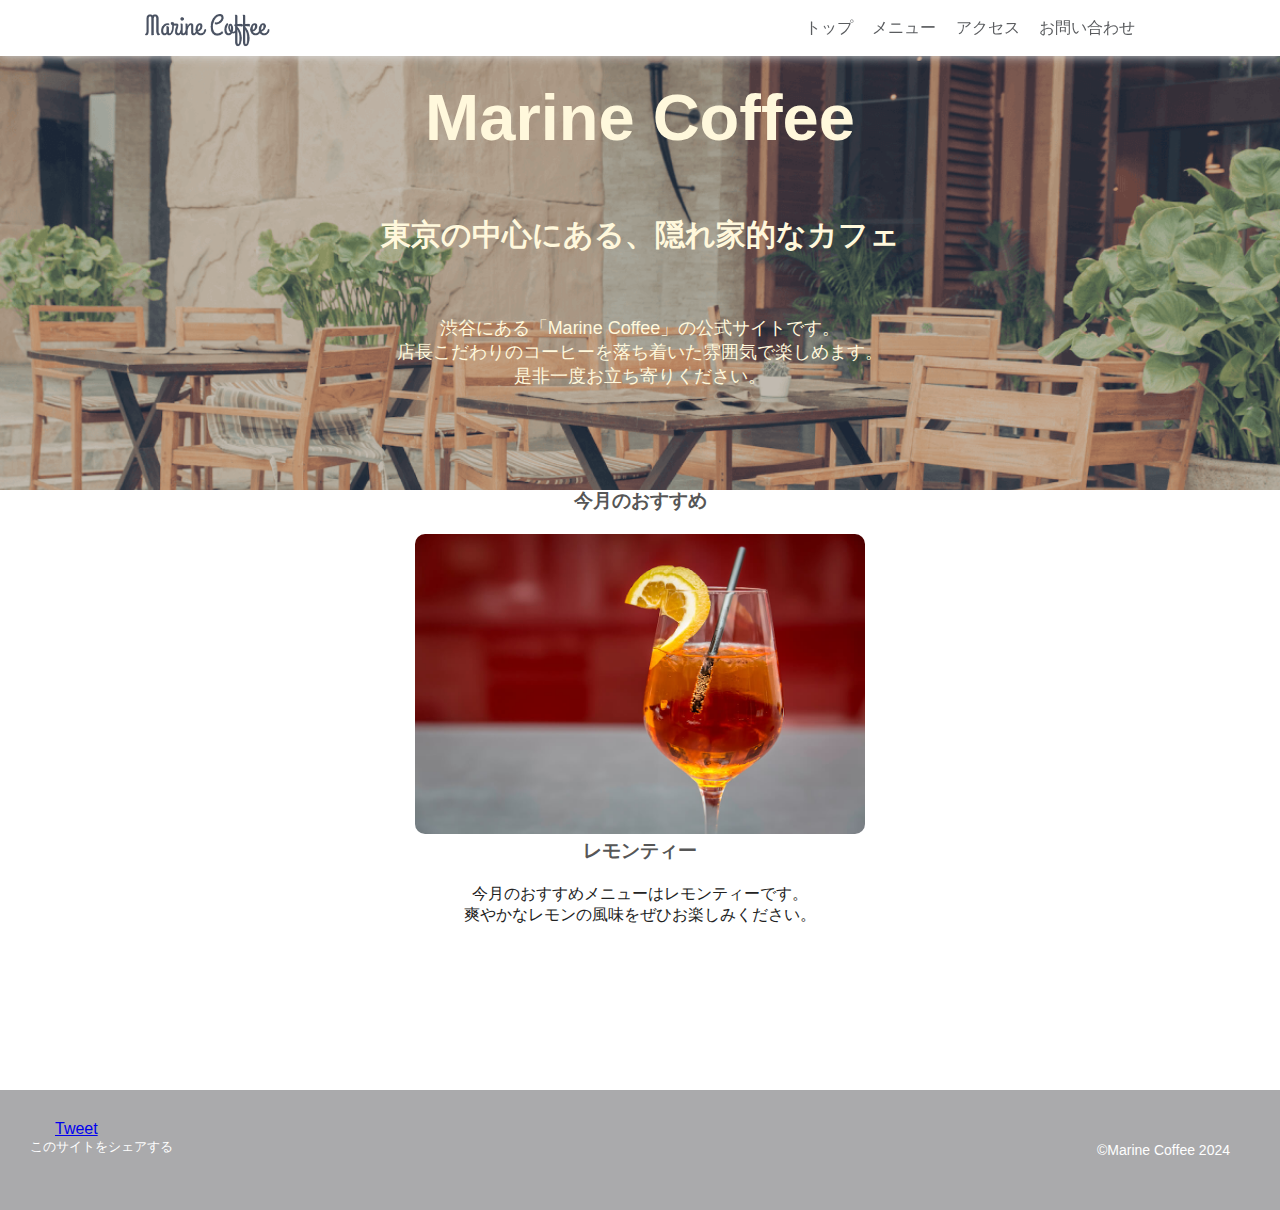
<file: index.html>
<!DOCTYPE html>
<html lang="ja">
    <head>
        <meta charset="utf-8">
        <title>Marine Coffee　｜　トップページ</title>
        <meta name="viewport" content="width=device-width, initial-scal=1">
        <meta name="description" conten="東京都渋谷区にある「Marine Coffee」の公式ページです。季節ごとのおすすめのメニューやアクセス情報などを掲載しています。">
        <link rel="=shortcut icon" href="images/favicon.ico">
        <link rel="stylesheet" href="common.css">
        <link rel="stylesheet" href="index.css">
        <link rel="stylesheet" href="respnsive.css">
    </head>
    <body>
        <div class="header">
            <div class="container">
                <div class="header-left">
                    <img class="header-logo" src="images/logo.png" alt="Marine Coffee Logo">
                </div>
                
                <div class="header-right">
                    <a href="index.html">トップ</a>
                    <a href="menu.html">メニュー</a>
                    <a href="access.html">アクセス</a> 
                    <a href="contact.html">お問い合わせ</a>
                </div>
            </div>
            
            <div class="clear"></div>
        </div>
        
        <div class="main-visual">
            <div class="container">
                <h1 class="top-title">Marine Coffee</h1>
                <h2 class="top-subtitle">東京の中心にある、隠れ家的なカフェ</h2>
                <p class="top-ex">
                    渋谷にある「Marine Coffee」の公式サイトです。<br>
                    店長こだわりのコーヒーを落ち着いた雰囲気で楽しめます。<br>
                    是非一度お立ち寄りください。
                </p>
                
            </div>
            
        <div class="main">
            <h3 class="main-osusume">今月のおすすめ</h3>    
            <img src="images/lemon-tea.jpg" class="lemon-tea" alt="レモンティー">
            <h3 class="main-osusume">レモンティー</h3>
            <p class="main-osusume-ex">
                今月のおすすめメニューはレモンティーです。<br>
                爽やかなレモンの風味をぜひお楽しみください。
            </p>
        </div>
        </div>
        
        <div class="footer" id="main-footer">
            <div class="footer-left">
                <a href="https://twitter.com/share?ref_src=twsrc%5Etfw" class="twitter-share-button" data-text="Marine Coffeeへ来てね" data-show-count="false">Tweet</a><script async src="https://platform.twitter.com/widgets.js" charset="utf-8"></script>
                <p>このサイトをシェアする</p>
            </div>
            <div class="footer-right">&copy;Marine Coffee 2024</div>
            <div class="clear"></div>
        </div>
    </body>
</html>
</file>
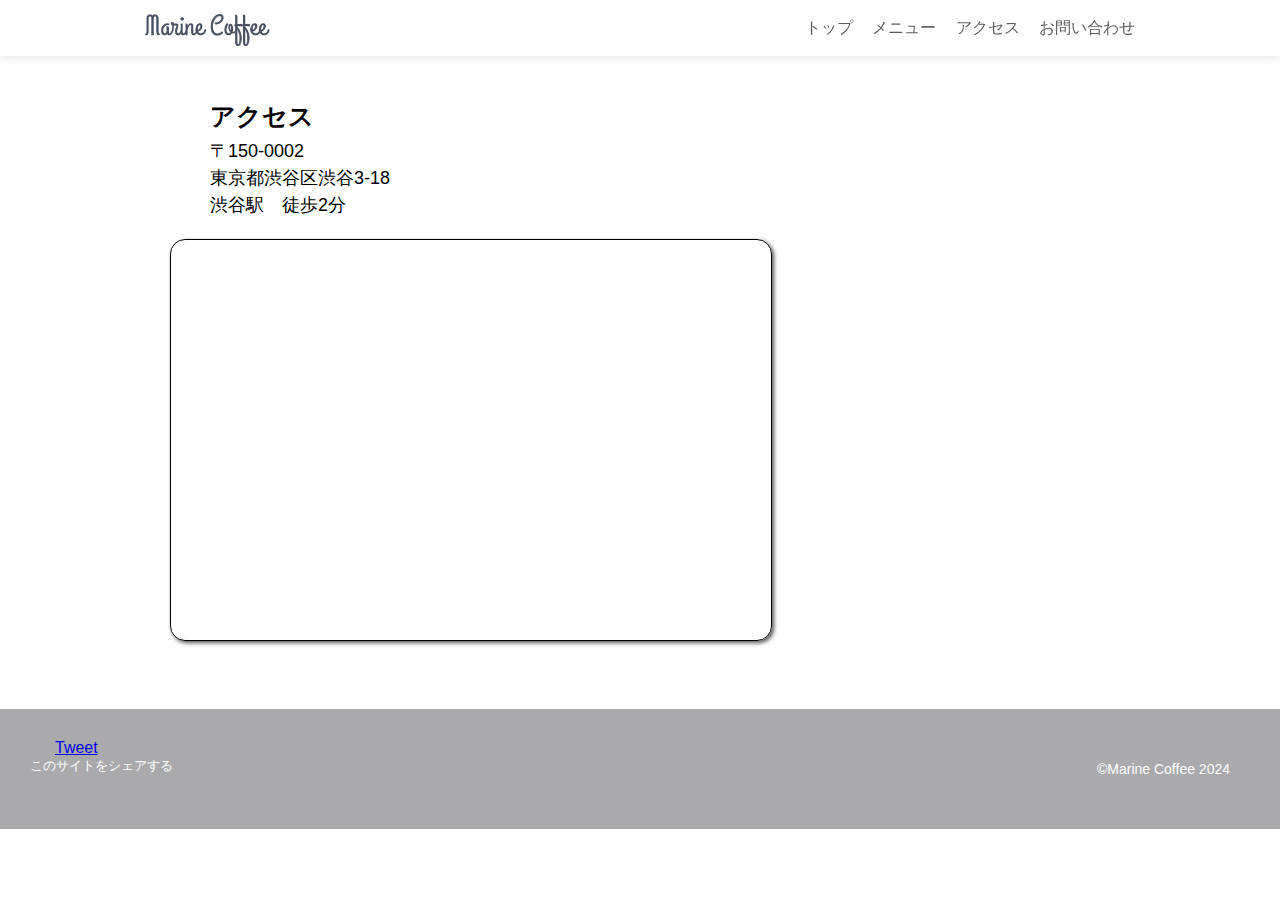
<file: access.html>
<!DOCTYPE html>
<html lang="ja">
    <head>
        <meta charset="utf-8">
        <title>Marine Coffee　｜　アクセス</title>
        <meta name="viewport" content="width=device-width, initial-scal=1">
        <link rel="=shortcut icon" href="images/favicon.ico">
        <link rel="stylesheet" href="common.css">
        <link rel="stylesheet" href="access.css">
        <link rel="stylesheet" href="respnsive.css">
    </head>
    <body>
        <div class="header">
            <div class="container">
                <div class="header-left">
                    <img class="header-logo" src="images/logo.png" alt="Marine Coffee Logo">
                </div>
                
                <div class="header-right">
                    <a href="index.html">トップ</a>
                    <a href="menu.html">メニュー</a>
                    <a href="access.html">アクセス</a> 
                    <a href="contact.html">お問い合わせ</a>
                </div>
            </div>
            
            <div class="clear"></div>
        </div>
        <div class="container">
            <div class="access-main">
                <h1>アクセス</h1>
                <p>
                    〒150-0002<br>
                    東京都渋谷区渋谷3-18<br>
                    渋谷駅　徒歩2分
                </p>
                <div class="google-map">
                    <iframe src="https://www.google.com/maps/embed?pb=!1m24!1m8!1m3!1d3241.7807854241396!2d139.7000035248941!3d35.6577722312638!3m2!1i1024!2i768!4f13.1!4m13!3e2!4m5!1s0x60188b563b00109f%3A0x337328def1e2ab26!2z5riL6LC36aeF44CB5p2x5Lqs6YO95riL6LC35Yy6!3m2!1d35.6580339!2d139.7016358!4m5!1s0x60188b599ed670c9%3A0xaa7dfe014c637c72!2z44CSMTUwLTAwMDIg5p2x5Lqs6YO95riL6LC35Yy65riL6LC377yT5LiB55uu77yR77yY!3m2!1d35.6575019!2d139.7035027!5e0!3m2!1sja!2sjp!4v1726296459537!5m2!1sja!2sjp" title="google-map"></iframe>
                </div>
            </div>
        </div>
        
        <div class="footer">
            <div class="footer-left">
                <a href="https://twitter.com/share?ref_src=twsrc%5Etfw" class="twitter-share-button" data-text="Marine Coffeeへ来てね" data-show-count="false">Tweet</a><script async src="https://platform.twitter.com/widgets.js" charset="utf-8"></script>
                <p>このサイトをシェアする</p>
            </div>
            <div class="footer-right">&copy;Marine Coffee 2024</div>
            <div class="clear"></div>
        </div>  
    </body>
</html>
</file>
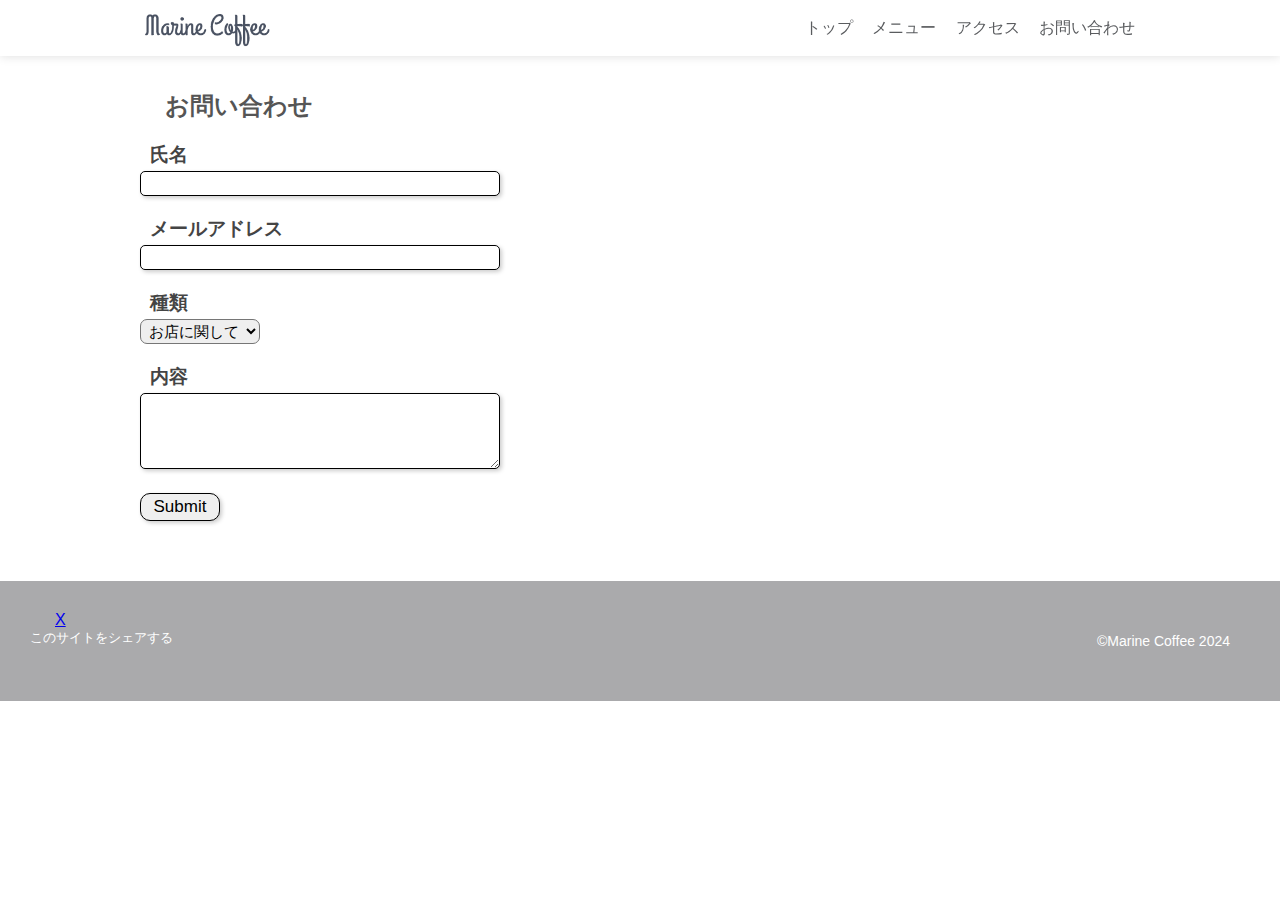
<file: contact.html>
<!DOCTYPE html>
<html lang="ja">
    <head>
        <meta charset="utf-8">
        <title>Marine Coffee　｜　お問い合わせ</title>
        <meta name="viewport" content="width=device-width, initial-scal=1">
        <link rel="=shortcut icon" href="images/favicon.ico">
        <link rel="stylesheet" href="common.css">
        <link rel="stylesheet" href="contact.css">
        <link rel="stylesheet" href="respnsive.css">
        
    </head>
    <body>
        <div class="header">
            <div class="container">
                <div class="header-left">
                    <img class="header-logo" src="images/logo.png" alt="Marine Coffee Logo">
                </div>
                
                <div class="header-right">
                    <a href="index.html">トップ</a>
                    <a href="menu.html">メニュー</a>
                    <a href="access.html">アクセス</a> 
                    <a href="contact.html">お問い合わせ</a>
                </div>
            </div>
            
            <div class="clear"></div>
        </div>
        
        
        <div class="contact">
            <div class="container">
                <h2 class="contact-title">お問い合わせ</h2>    
                <form class="contact-form">
                    <h3>氏名</h3>
                    <input type="text">
                    <h3>メールアドレス</h3>
                    <input type="email">
                    <h3>種類</h3>
                    <select>
                        <option>お店に関して</option>
                        <option>採用に関して</option>
                        <option>その他</option>
                    </select>
                    <h3>内容</h3>
                    <textarea rows="4"></textarea>
                    <br>
                    <input type="submit" class="submit-button">
                </form>
            </div>
        </div>
        
        
        <div class="footer" id="contact-footer">
            <div class="footer-left">
                <a href="https://twitter.com/share?ref_src=twsrc%5Etfw" class="twitter-share-button" data-text="Marine Coffeeへ来てね" data-show-count="false">X</a><script async src="https://platform.twitter.com/widgets.js" charset="utf-8"></script>
                <p>このサイトをシェアする</p>
            </div>
            
            <div class="footer-right">&copy;Marine Coffee 2024</div>
            <div class="clear"></div>
        </div>  
    </body>
</html>
</file>
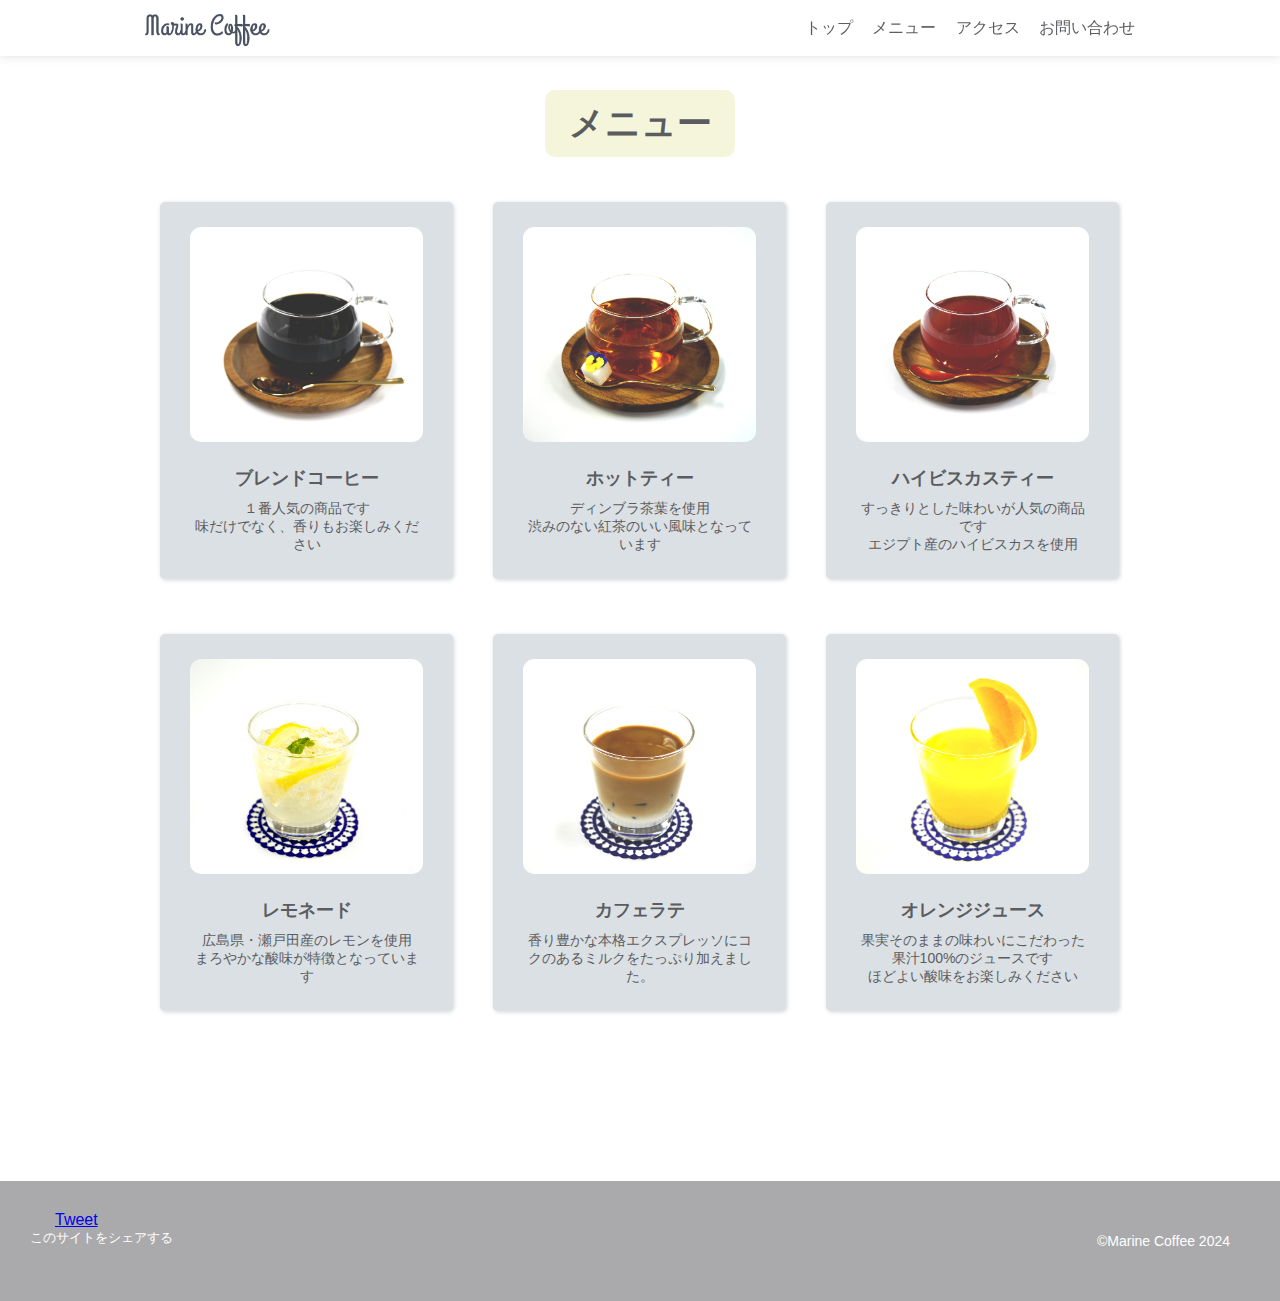
<file: menu.html>
<!DOCTYPE html>
<html lang="ja">
    <head>
        <meta charset="utf-8">
        <title>Marine Coffee　｜　メニュー</title>
        <meta name="viewport" content="width=device-width, initial-scal=1">
        <link rel="=shortcut icon" href="images/favicon.ico">
        <link rel="stylesheet" href="common.css">
        <link rel="stylesheet" href="menu.css">
        <link rel="stylesheet" href="respnsive.css">
    </head>
    <body>
        <div class="header">
            <div class="container">
                <div class="header-left">
                    <img class="header-logo" src="images/logo.png" alt="Marine Coffee Logo">
                </div>
                
                <div class="header-right">
                    <a href="index.html">トップ</a>
                    <a href="menu.html">メニュー</a>
                    <a href="access.html">アクセス</a> 
                    <a href="contact.html">お問い合わせ</a>
                </div>
            </div>
            
            <div class="clear"></div>
        </div>
        
<!--メニューの部分-->
        <div class="menu">
            <div class="container">
                <h2>メニュー</h2>
                <div class="menu-card-wrapper">
                    <div class="menu-card">
                        <div class="menu-card-inner">
                            <img class="menu-image" src="images/blend-coffee.jpg" alt="ブレンドコーヒー">  
                            <h3 class="menu-title">ブレンドコーヒー</h3>
                            <p class="menu-text">１番人気の商品です<br>
                            味だけでなく、香りもお楽しみください</p>
                        </div>
                    </div>
                
                    <div class="menu-card">
                        <div class="menu-card-inner">
                            <img class="menu-image" src="images/hot-tea.jpg" alt="ホットティー">  
                            <h3 class="menu-title">ホットティー</h3>
                            <p class="menu-text">ディンブラ茶葉を使用<br>
                            渋みのない紅茶のいい風味となっています</p>
                        </div>
                    </div>

                    <div class="menu-card">
                        <div class="menu-card-inner">
                            <img class="menu-image" src="images/hibiscus-tea.jpg" alt="ハイビスカスティー">  
                            <h3 class="menu-title">ハイビスカスティー</h3>
                            <p class="menu-text">すっきりとした味わいが人気の商品です<br>
                            エジプト産のハイビスカスを使用</p>
                        </div>
                    </div>

                    <div class="menu-card">
                        <div class="menu-card-inner">
                            <img class="menu-image" src="images/lemonade.jpg" alt="レモネード">  
                            <h3 class="menu-title">レモネード</h3>
                            <p class="menu-text">広島県・瀬戸田産のレモンを使用<br>
                            まろやかな酸味が特徴となっています</p>
                        </div>
                    </div>

                    <div class="menu-card">
                        <div class="menu-card-inner">
                            <img class="menu-image" src="images/caffelatte.jpg" alt="カフェラテ">  
                            <h3 class="menu-title">カフェラテ</h3>
                            <p class="menu-text">香り豊かな本格エクスプレッソにコクのあるミルクをたっぷり加えました。</p>
                        </div>
                    </div>
                
                    <div class="menu-card">
                        <div class="menu-card-inner">
                            <img class="menu-image" src="images/orange-juice.jpg" alt="オレンジジュース">  
                            <h3 class="menu-title">オレンジジュース</h3>
                            <p class="menu-text">果実そのままの味わいにこだわった果汁100%のジュースです<br>
                            ほどよい酸味をお楽しみください</p>
                        </div>
                    </div>
                </div>
            </div>
        </div>

        
        <div class="footer">
            <div class="footer-left">
                <a href="https://twitter.com/share?ref_src=twsrc%5Etfw" class="twitter-share-button" data-text="Marine Coffeeへ来てね" data-show-count="false">Tweet</a><script async src="https://platform.twitter.com/widgets.js" charset="utf-8"></script>
                <p>このサイトをシェアする</p>
            </div>
            <div class="footer-right">
                    &copy;Marine Coffee 2024
            </div>
            <div class="clear"></div>
        </div>
    </body>
</html>
</file>
<file: common.css>
@charset "utf-8";
*{
    margin:0;
    padding: 0;
    font-family: sans-serif;
}


.container{
    max-width: 1000px;
    padding:0 30px;
    margin-left: auto;
    margin-right: auto;
}


.header{
    height: 56px;
    width: 100%;
    box-shadow: 0 0 10px #dddddd;
    background-color: white;    
    position:fixed;
    top:0;
}

.header-left{
    float: left;
}

.header-right{
    float:right;
}

.clear{
    clear:both;
    height: 0;
}

.header-logo{
    height:40px;
    margin-top:8px;
}

.header-right a{
    line-height: 56px;
    color: #5a5c5f;
    margin-left: 5px;
    text-decoration: none;
    font-size: 16px;
    padding:10px 5px;
    border-radius: 20%;
}

.header-right a:hover{
    text-decoration: underline;
    background-color: cornsilk;
    transition:background-color 0.2s;
}



.footer{
    margin-top: 600px;
    width: 100%;
    height: 120px;
    background-color: #aaaaac;
}

.footer-left{
    float: left;
    padding: 30px;
}

.twitter-share-button{
    margin-left: 25px;
}

.footer-left p{
    color: white;
    font-size: 13px;
}


.footer-right{
    color: white;
    font-size: 14px;
    text-align: right;
    line-height: 120px;
    padding-right: 50px;
    float: right;
}
</file>
<file: index.css>
@charset "utf-8";

.main-visual{
    padding-top: 80px;
    padding-bottom: 60px;
    background-image: url("images/main.png");
    background-size: cover;
    height: 350px;
    color: cornsilk;
    text-align: center;
}

.top-title{
    margin-top: 0;
    font-size: 65px
}

.top-subtitle{
    margin-top: 60px;
    font-size: 30px
}

.top-ex{
    margin: 60px 0 100px;
    font-size: 18px;
}


.main-osusume{
    color: #565656;
    padding-bottom: 20px;
}
.lemon-tea{
    height: 300px;
    border-radius: 10px;
}
.main-osusume-ex{
    color:#222222;
    padding-bottom: 100px;
}
</file>
<file: respnsive.css>
@charset "utf-8";

@media (max-width:1024px){
    /*タブレット用のCSS*/
    .main-visual{
    padding-top: 90px;
    padding-bottom: 10px;
    }
    
    .top-title{
        margin-top: 20;
        font-size: 50px;
    }
    .top-subtitle{
    margin-top: 20px;
    font-size: 25px
    }

    .top-ex{
        margin: 50px 0 100px;
        font-size: 20px;
    }
    
    .main-osusume{
        font-size: 25px;
        padding-top: 10px;
    }

    .main-osusume-ex{
        font-size: 20px;
        
    }
    
    
    .menu-card{
        width: 50%;
    }
    
    .access-main{
        margin: 70px 10px 10px;
    }

    .access-main h1{
        font-size: 25px;
        margin-bottom: 5px;
        margin-left: 10px;
    }

    .access-main p{
        margin-bottom: 10px;
        margin-left: 0;
    }


}


@media(max-width:670px){
    /*スマホ用のCSS*/
    .header-left{
        display: none;
    }
    .header-right{
        float:none;
        text-align: center;
    }
    
    .header-right a{
        font-size: 14px;
    }
    
    #main-footer{
        margin-top: 700px;
    }
    .main{
        padding: 60px 0;
        
    }
        
    .top-title{
        margin-top: 0pxpx;
        font-size: 40px;
    }
    .top-subtitle{
    margin-top: 20px;
    font-size: 25px
    }

    .top-ex{
        margin: 40px 0 80px;
        font-size: 19px;
    }
    
    .main-osusume{
        font-size: 30px;
        padding: 3px;
    }

    .main-osusume-ex{
        font-size: 20px;
    }
    
    .menu-card{
        width: 100%;
    }
        
    .access-main{
        margin: 70px 10px 10px;
    }

    .access-main h1{
        font-size: 25px;
        margin-bottom: 5px;
        margin-left: 0;
    }

    .access-main p{
        margin-bottom: 10px;
        margin-left: 0;
    }
    
    input, textarea{
        width: 90%;
    }

    .submit-button{
        width: 20%;
    }
    
    .lemon-tea{
        width: 90%;
    }
    .main-visual{
        padding-top: 90px;
    }
    
    
}
</file>
<file: access.css>
@charset "utf-8";

.access-main{
    margin: 100px 30px 10px;
}

.access-main h1{
    font-size: 25px;
    margin-bottom: 5px;
    margin-left: 40px;
}

.access-main p{
    font-size: 18px;
    line-height: 27px;
    margin-bottom: 20px;
    margin-left: 40px;
}

.p-access{
    margin-top: 30px;
}

.google-map{
    height: 400px;
}
.google-map iframe{
    max-width: 600px;
    width: 90%;
    height: 400px;
    border: 1.5px solid;
    border-radius: 15px;
    box-shadow: 2px 2px 4px  #555555
}

.footer{
    margin-top: 70px;
}
</file>
<file: contact.css>
@charset "utf-8";

.contact{
    padding: 90px 0 60px;
    color:#555555;
}

.contact-title{
    margin: 0 25px 10px;
}

.contact-form h3{
    margin: 20px 0 3px 10px;
    color: #444444;
    
}


input, textarea{
    font-size: 15px;
    width: 350px;
    padding: 3px 4px;
    border-radius: 5px;
    box-shadow: 2px 2px 4px #ccc;
    border: solid 1px;
}

.submit-button{
    margin: 20px 0 0 0;
    font-size: 17px;
    width: 80px;
    border-radius: 10px;
    box-shadow: 2px 2px 4px #ccc;
    border: solid 1px;
    
}

select{
    font-size: 15px;
    padding: 2px 4px;
    border-radius: 7px;
}

#contact-footer{
    margin-top: 0;
}
</file>
<file: menu.css>
@charset "utf-8";

.menu{
    padding:90px 0 60px;
    color:#5a5c5f;
}

.menu h2{
    font-size: 35px;
    padding: 10px;
    background-color: beige;
    width:170px;
    margin-left: auto;
    margin-right: auto;
    border-radius: 10px;
    text-align: center;
}

.menu-card{
    width: 33.3%;
    margin-top: 35px;
}

.menu-card-inner{
    padding: 25px 30px;
    background-color: #dbe0e4;
    border-radius: 5px;
    box-shadow: 1px 1px 4px #d2d4d6;
    text-align: center;
    margin:10px 20px;
}

.menu-image{
    width: 100%;
    border-radius: 5%;
    margin-bottom: 20px;
}

.menu-title{
    margin-bottom: 10px;
    font-size: 18px;
}

.menu-text{
    font-size: 14px;
}

.menu-card-wrapper{
    display: flex;
    flex-wrap: wrap;
}

.footer{
    margin-top:100px;
}
</file>
